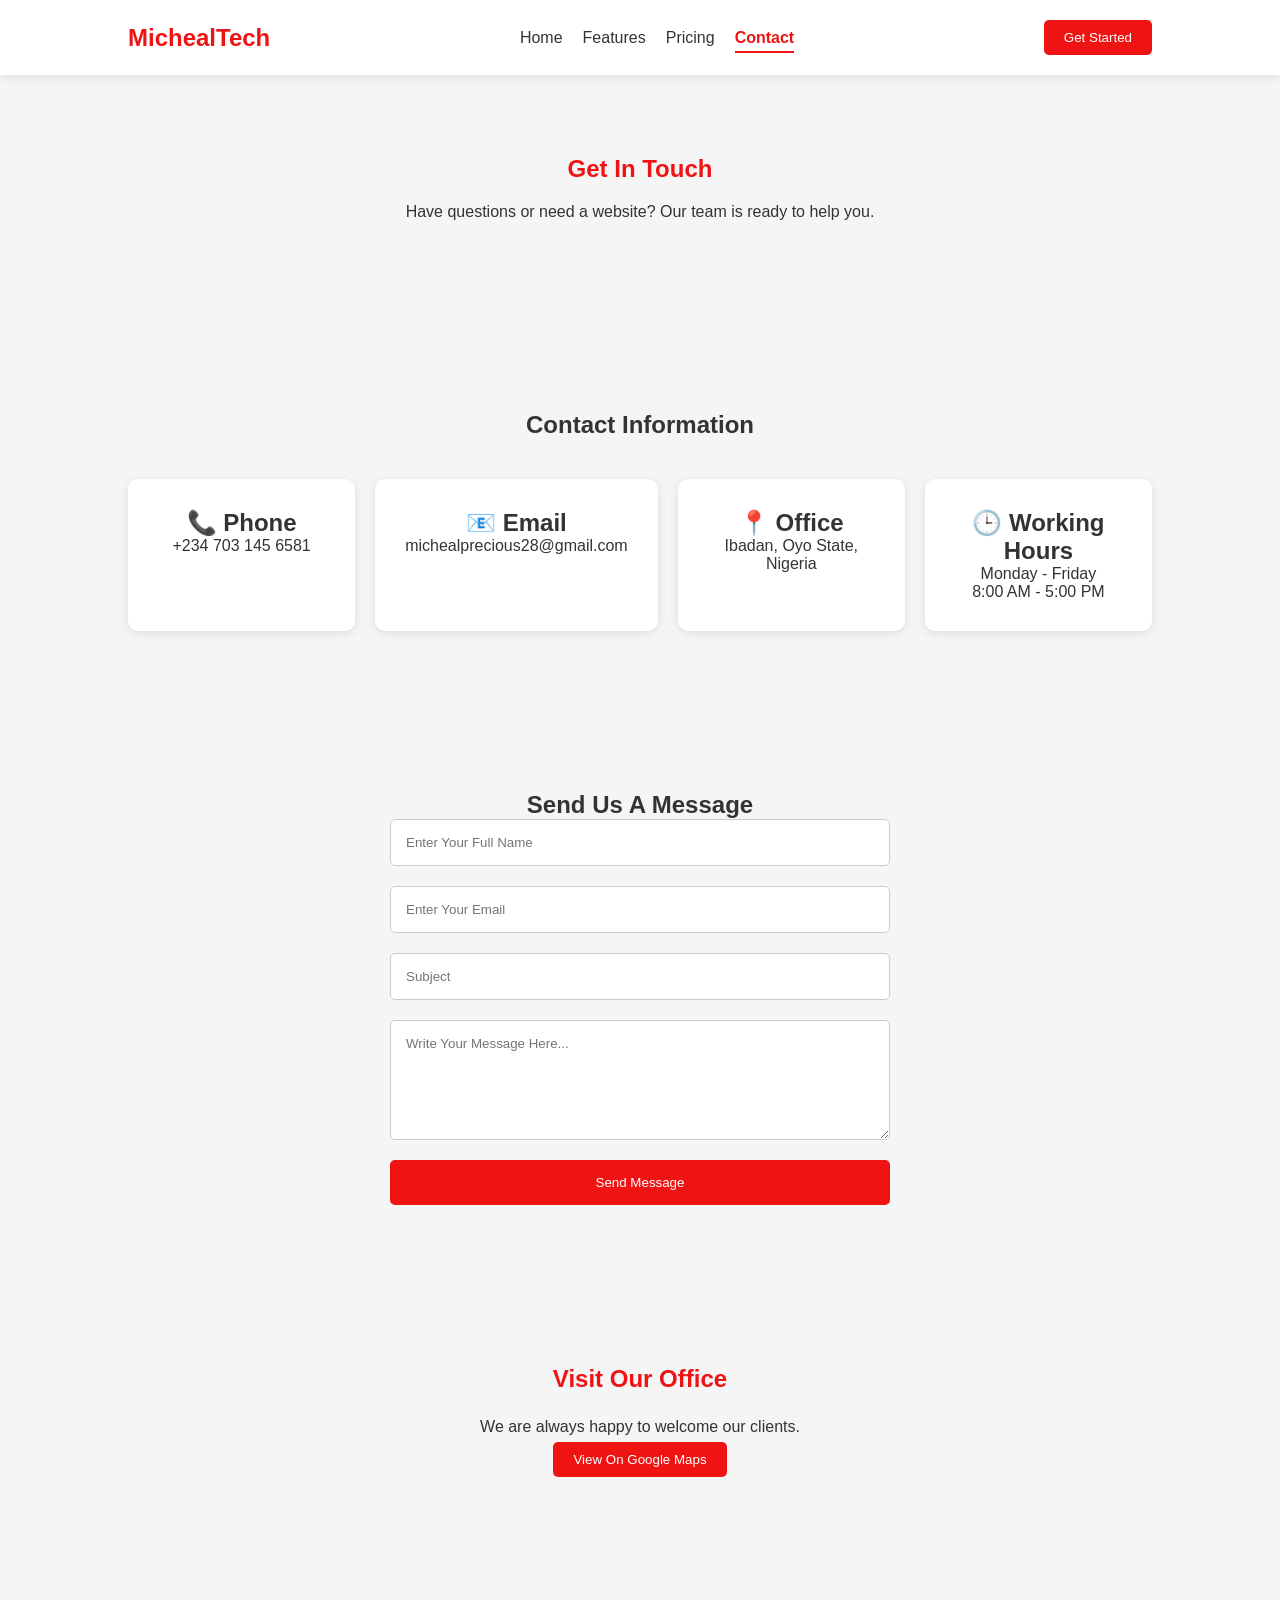
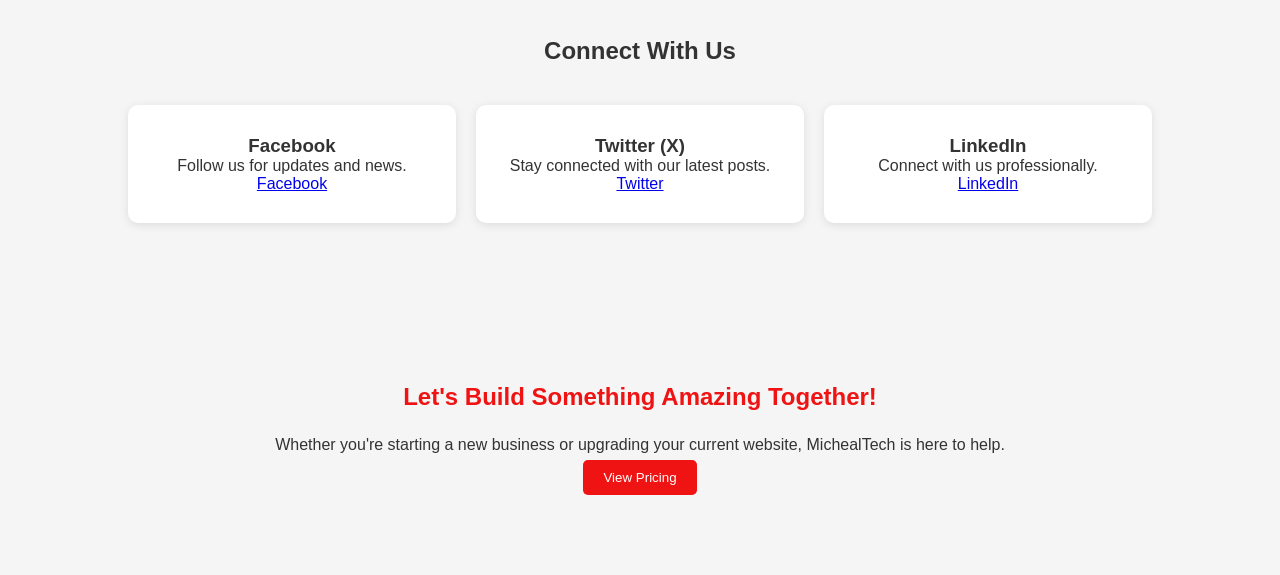
<file: contact.html>
<!DOCTYPE html>
<html lang="en">

<head>
    <meta charset="UTF-8">
    <meta name="viewport" content="width=device-width, initial-scale=1.0">
    <title>Contact Us | MichealTech</title>

    <link rel="stylesheet" href="style.css">
    <link rel="icon" href="./image/micheal0404.jpeg">
</head>

<body>

<!-- ================= NAVBAR ================= -->

<nav class="navbar">

    <h2 class="logo">MichealTech</h2>

    <ul class="nav-links">
        <li><a href="./index.html">Home</a></li>
        <li><a href="ourfeatures.html">Features</a></li>
        <li><a href="price.html">Pricing</a></li>
        <li><a href="contact.html" class="active">Contact</a></li>
    </ul>

    <a href="contact.html">
        <button class="nav-btn">Get Started</button>
    </a>

</nav>



<!-- ================= CONTACT HEADER ================= -->

<section class="contact">

<h1>Get In Touch</h1>

<p>

Have questions or need a website?
Our team is ready to help you.

</p>

</section>



<!-- ================= CONTACT INFORMATION ================= -->

<section class="features">

<h2>Contact Information</h2>

<div class="feature-grid">

<div class="feature-card">

<h2>📞 Phone</h2>

<p>

+234 703 145 6581

</p>

</div>

<div class="feature-card">

<h2>📧 Email</h2>

<p>

michealprecious28@gmail.com

</p>

</div>

<div class="feature-card">

<h2>📍 Office</h2>

<p>

Ibadan, Oyo State,
Nigeria

</p>

</div>

<div class="feature-card">

<h2>🕒 Working Hours</h2>

<p>

Monday - Friday<br>

8:00 AM - 5:00 PM

</p>

</div>

</div>

</section>



<!-- ================= CONTACT FORM ================= -->

<section class="contact">

<h2>Send Us A Message</h2>

<form>

<input
type="text"
placeholder="Enter Your Full Name"
required>

<input
type="email"
placeholder="Enter Your Email"
required>

<input
type="text"
placeholder="Subject">

<textarea
placeholder="Write Your Message Here..."
required>
</textarea>

<button type="submit">

Send Message

</button>

</form>

</section>



<!-- ================= LOCATION ================= -->

<section class="why-us">

<h2>Visit Our Office</h2>

<p>

We are always happy to welcome our clients.

</p>

<a href="https://maps.google.com" target="_blank">

<button class="nav-btn">

View On Google Maps

</button>

</a>

</section>



<!-- ================= SOCIAL MEDIA ================= -->

<section class="testimonials">

<h2>Connect With Us</h2>

<div class="testimonial-grid">

<div class="testimonial-card">

<h3>Facebook</h3>

<p>

Follow us for updates and news.

</p>

<a href="https://m.facebook.com/king.mike.33865/ "
target="_blank">

Facebook

</a>

</div>

<div class="testimonial-card">

<h3>Twitter (X)</h3>

<p>

Stay connected with our latest posts.

</p>

<a href="https://x.com/micheal_0404"
target="_blank">

Twitter

</a>

</div>

<div class="testimonial-card">

<h3>LinkedIn</h3>

<p>

Connect with us professionally.

</p>

<a href="https://www.linkedin.com/in/olaniregun-micheal-624637349"
target="_blank">

LinkedIn

</a>

</div>

</div>

</section>



<!-- ================= CALL TO ACTION ================= -->

<section class="why-us">

<h2>Let's Build Something Amazing Together!</h2>

<p>

Whether you're starting a new business
or upgrading your current website,
MichealTech is here to help.

</p>

<a href="price.html">

<button class="nav-btn">

View Pricing

</button>

</a>

</section>





</body>
</html>
</file>
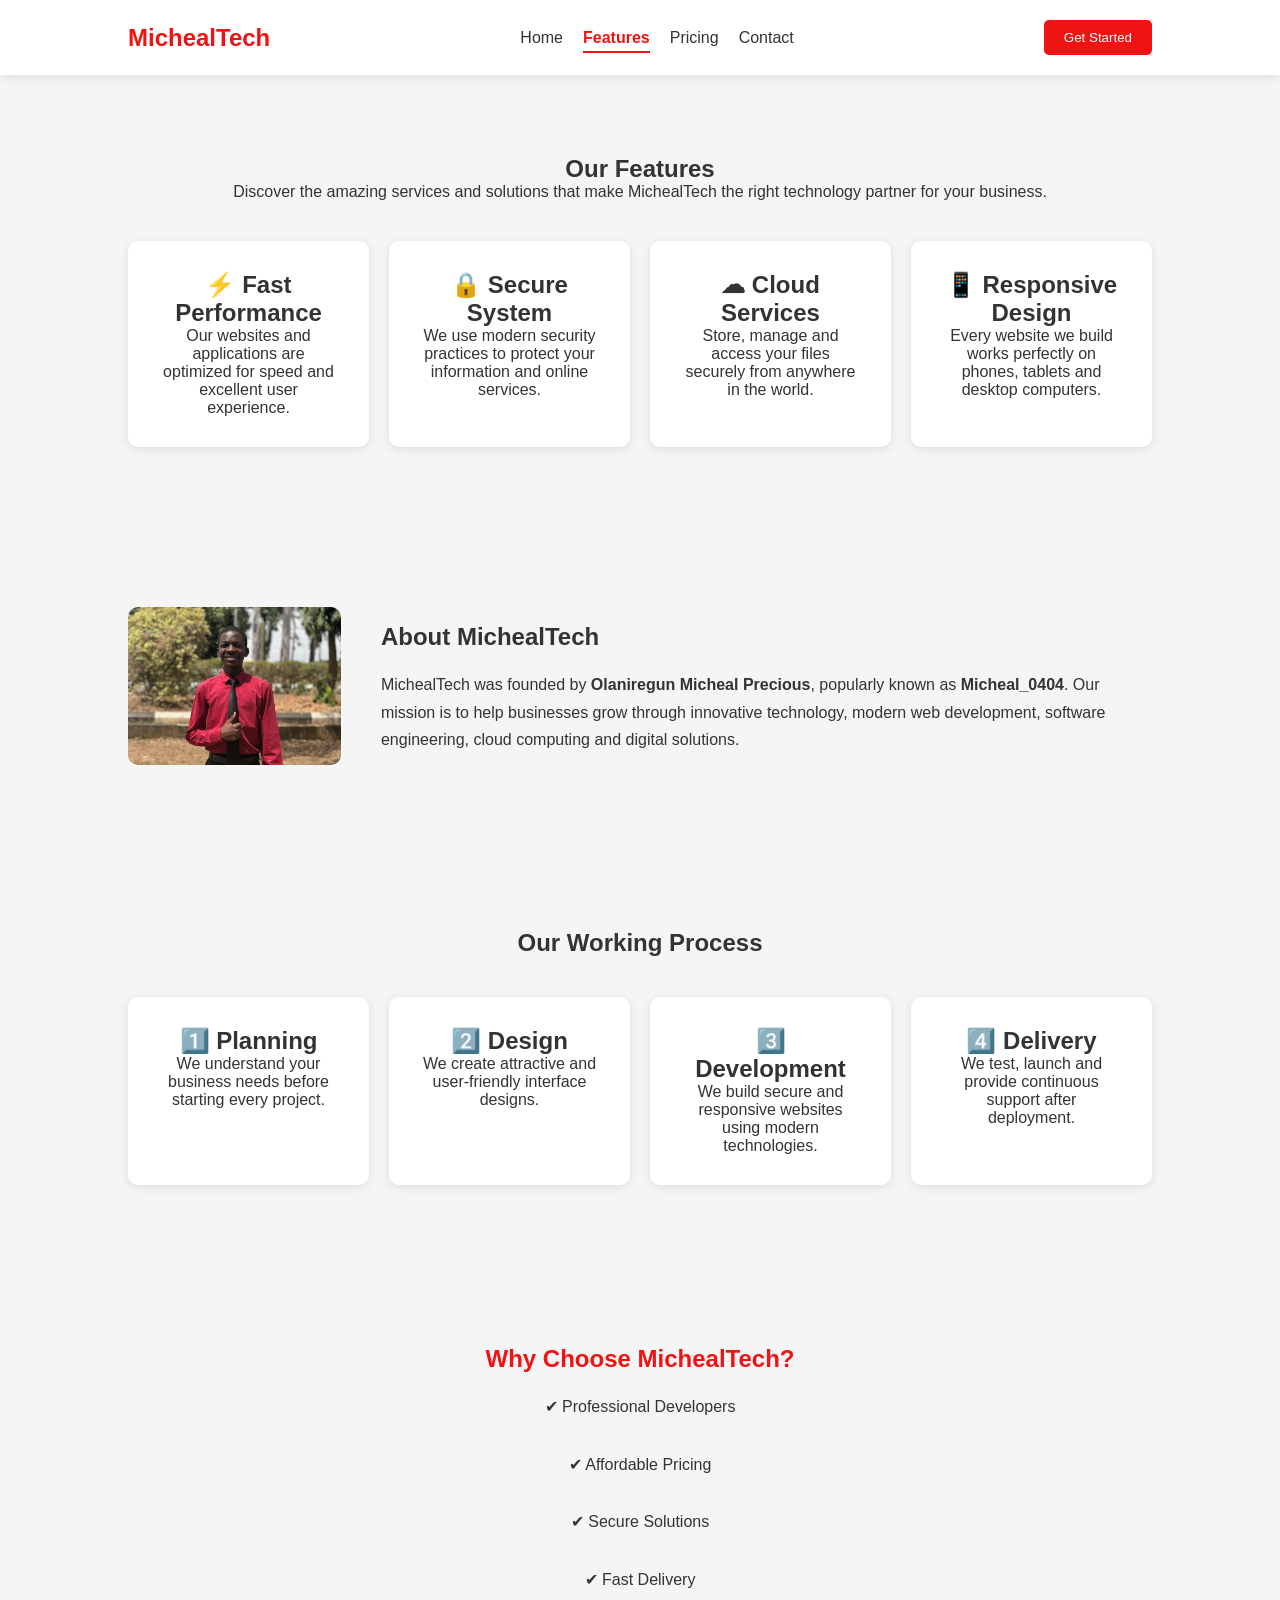
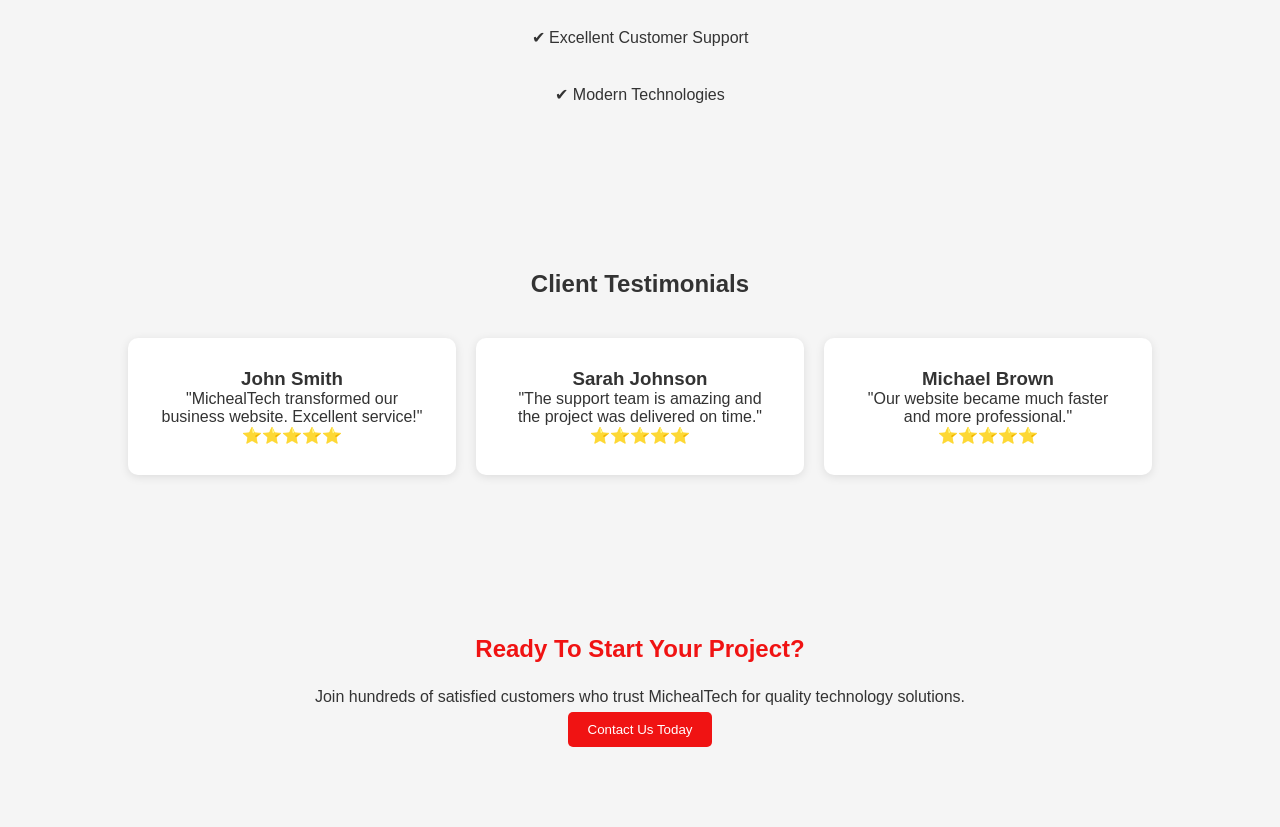
<file: ourfeatures.html>
<!DOCTYPE html>
<html lang="en">
<head>
    <meta charset="UTF-8">
    <meta name="viewport" content="width=device-width, initial-scale=1.0">
    <title>Our Features | MichealTech</title>

    <link rel="stylesheet" href="style.css">
    <link rel="icon" href="./image/micheal0404.jpeg">
</head>

<body>

<!-- ================= NAVBAR ================= -->

<nav class="navbar">

    <h2 class="logo">MichealTech</h2>

    <ul class="nav-links">
        <li><a href="./index.html">Home</a></li>
        <li><a href="ourfeatures.html" class="active">Features</a></li>
        <li><a href="price.html">Pricing</a></li>
        <li><a href="contact.html">Contact</a></li>
    </ul>

    <a href="contact.html">
        <button class="nav-btn">Get Started</button>
    </a>

</nav>


<!-- ================= PAGE TITLE ================= -->

<section class="features">

<h1>Our Features</h1>

<p>
Discover the amazing services and solutions that make MichealTech the right technology partner for your business.
</p>

<div class="feature-grid">

<div class="feature-card">

<h2>⚡ Fast Performance</h2>

<p>
Our websites and applications are optimized for speed and excellent user experience.
</p>

</div>


<div class="feature-card">

<h2>🔒 Secure System</h2>

<p>
We use modern security practices to protect your information and online services.
</p>

</div>


<div class="feature-card">

<h2>☁ Cloud Services</h2>

<p>
Store, manage and access your files securely from anywhere in the world.
</p>

</div>


<div class="feature-card">

<h2>📱 Responsive Design</h2>

<p>
Every website we build works perfectly on phones, tablets and desktop computers.
</p>

</div>

</div>

</section>


<!-- ================= ABOUT COMPANY ================= -->

<section class="about">

<div class="about-image">

<img src="./image/micheal0404.jpeg" alt="CEO">

</div>


<div class="about-text">

<h2>About MichealTech</h2>

<p>

MichealTech was founded by
<b>Olaniregun Micheal Precious</b>,
popularly known as
<b>Micheal_0404</b>.

Our mission is to help businesses
grow through innovative technology,
modern web development,
software engineering,
cloud computing
and digital solutions.

</p>

</div>

</section>


<!-- ================= OUR PROCESS ================= -->

<section class="features">

<h2>Our Working Process</h2>

<div class="feature-grid">

<div class="feature-card">

<h2>1️⃣ Planning</h2>

<p>
We understand your business needs before starting every project.
</p>

</div>

<div class="feature-card">

<h2>2️⃣ Design</h2>

<p>
We create attractive and user-friendly interface designs.
</p>

</div>

<div class="feature-card">

<h2>3️⃣ Development</h2>

<p>
We build secure and responsive websites using modern technologies.
</p>

</div>

<div class="feature-card">

<h2>4️⃣ Delivery</h2>

<p>
We test, launch and provide continuous support after deployment.
</p>

</div>

</div>

</section>


<!-- ================= WHY CHOOSE US ================= -->

<section class="why-us">

<h2>Why Choose MichealTech?</h2>

<p>

✔ Professional Developers<br><br>

✔ Affordable Pricing<br><br>

✔ Secure Solutions<br><br>

✔ Fast Delivery<br><br>

✔ Excellent Customer Support<br><br>

✔ Modern Technologies

</p>

</section>


<!-- ================= TESTIMONIALS ================= -->

<section class="testimonials">

<h2>Client Testimonials</h2>

<div class="testimonial-grid">

<div class="testimonial-card">

<h3>John Smith</h3>

<p>

"MichealTech transformed our business website.
Excellent service!"

</p>

<p>⭐⭐⭐⭐⭐</p>

</div>

<div class="testimonial-card">

<h3>Sarah Johnson</h3>

<p>

"The support team is amazing and the project
was delivered on time."

</p>

<p>⭐⭐⭐⭐⭐</p>

</div>

<div class="testimonial-card">

<h3>Michael Brown</h3>

<p>

"Our website became much faster and
more professional."

</p>

<p>⭐⭐⭐⭐⭐</p>

</div>

</div>

</section>


<!-- ================= CALL TO ACTION ================= -->

<section class="why-us">

<h2>Ready To Start Your Project?</h2>

<p>

Join hundreds of satisfied customers
who trust MichealTech for quality technology solutions.

</p>

<a href="contact.html">
<button class="nav-btn">
Contact Us Today
</button>
</a>

</section>




</body>
</html>
</file>
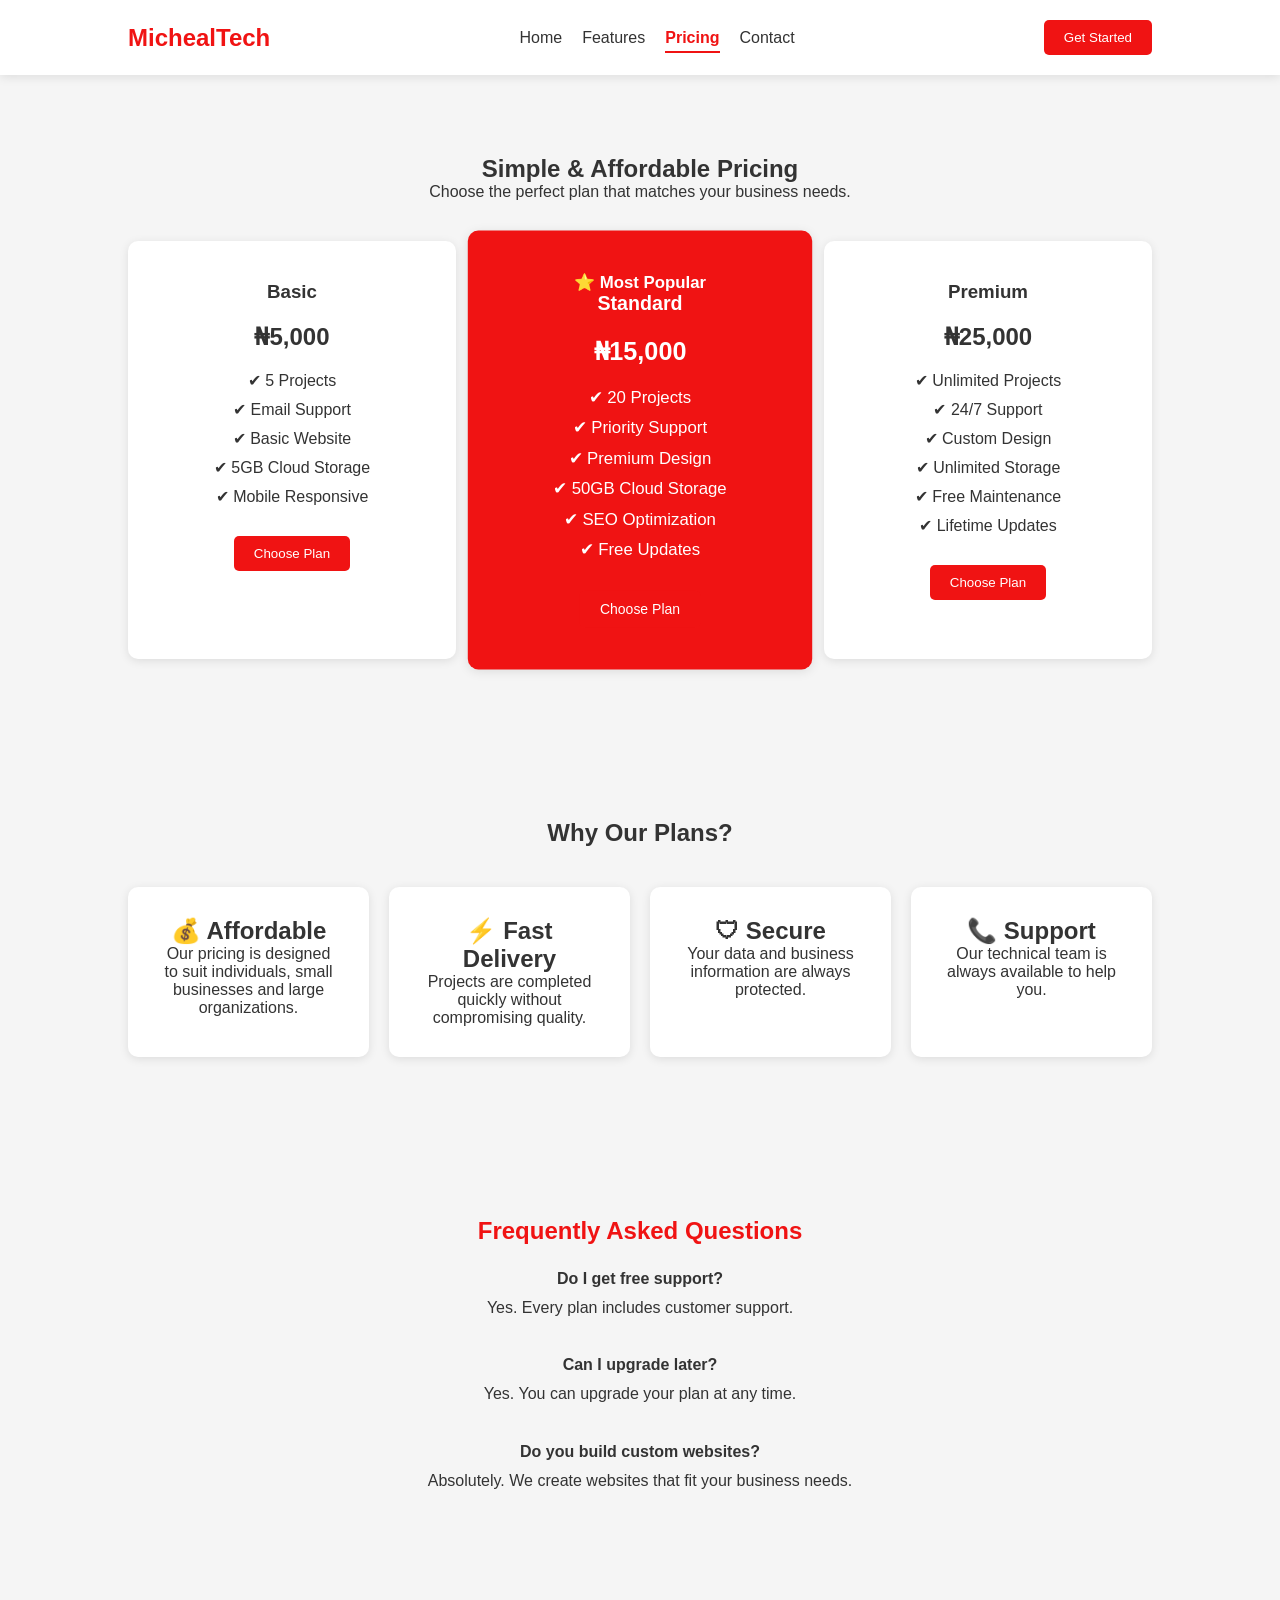
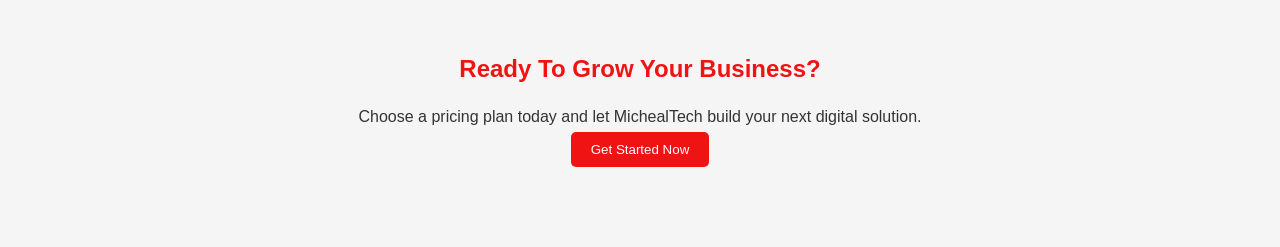
<file: price.html>
<!DOCTYPE html>
<html lang="en">

<head>
    <meta charset="UTF-8">
    <meta name="viewport" content="width=device-width, initial-scale=1.0">
    <title>Pricing | MichealTech</title>

    <link rel="stylesheet" href="style.css">
    <link rel="icon" href="./image/micheal0404.jpeg">
</head>

<body>

<!-- ================= NAVBAR ================= -->

<nav class="navbar">

    <h2 class="logo">MichealTech</h2>

    <ul class="nav-links">
        <li><a href="./index.html">Home</a></li>
        <li><a href="ourfeatures.html">Features</a></li>
        <li><a href="price.html" class="active">Pricing</a></li>
        <li><a href="contact.html">Contact</a></li>
    </ul>

    <a href="contact.html">
        <button class="nav-btn">Get Started</button>
    </a>

</nav>



<!-- ================= PAGE TITLE ================= -->

<section class="pricing">

<h1>Simple & Affordable Pricing</h1>

<p>

Choose the perfect plan that matches your business needs.

</p>



<div class="pricing-grid">

<!-- BASIC -->

<div class="price-card">

<h3>Basic</h3>

<h1>₦5,000</h1>

<p>✔ 5 Projects</p>

<p>✔ Email Support</p>

<p>✔ Basic Website</p>

<p>✔ 5GB Cloud Storage</p>

<p>✔ Mobile Responsive</p>

<button>Choose Plan</button>

</div>



<!-- STANDARD -->

<div class="price-card popular">

<h4>⭐ Most Popular</h4>

<h3>Standard</h3>

<h1>₦15,000</h1>

<p>✔ 20 Projects</p>

<p>✔ Priority Support</p>

<p>✔ Premium Design</p>

<p>✔ 50GB Cloud Storage</p>

<p>✔ SEO Optimization</p>

<p>✔ Free Updates</p>

<button>Choose Plan</button>

</div>



<!-- PREMIUM -->

<div class="price-card">

<h3>Premium</h3>

<h1>₦25,000</h1>

<p>✔ Unlimited Projects</p>

<p>✔ 24/7 Support</p>

<p>✔ Custom Design</p>

<p>✔ Unlimited Storage</p>

<p>✔ Free Maintenance</p>

<p>✔ Lifetime Updates</p>

<button>Choose Plan</button>

</div>

</div>

</section>



<!-- ================= PLAN COMPARISON ================= -->

<section class="features">

<h2>Why Our Plans?</h2>

<div class="feature-grid">

<div class="feature-card">

<h2>💰 Affordable</h2>

<p>

Our pricing is designed to suit individuals,
small businesses and large organizations.

</p>

</div>



<div class="feature-card">

<h2>⚡ Fast Delivery</h2>

<p>

Projects are completed quickly
without compromising quality.

</p>

</div>



<div class="feature-card">

<h2>🛡 Secure</h2>

<p>

Your data and business information
are always protected.

</p>

</div>



<div class="feature-card">

<h2>📞 Support</h2>

<p>

Our technical team is always
available to help you.

</p>

</div>

</div>

</section>



<!-- ================= FAQ ================= -->

<section class="why-us">

<h2>Frequently Asked Questions</h2>

<p>

<b>Do I get free support?</b><br>
Yes. Every plan includes customer support.<br><br>

<b>Can I upgrade later?</b><br>
Yes. You can upgrade your plan at any time.<br><br>

<b>Do you build custom websites?</b><br>
Absolutely. We create websites that fit your business needs.

</p>

</section>



<!-- ================= CALL TO ACTION ================= -->

<section class="why-us">

<h2>Ready To Grow Your Business?</h2>

<p>

Choose a pricing plan today
and let MichealTech build
your next digital solution.

</p>

<a href="contact.html">
<button class="nav-btn">

Get Started Now

</button>
</a>

</section>





</body>
</html>
</file>
<file: style.css>
* {
  margin: 0;
  padding: 0;
  box-sizing: border-box;
  font-family: Arial, sans-serif;
}

body {
  background: #f5f5f5;
  color: #333;
}

/* Navbar */
.navbar {
  display: flex;
  justify-content: space-between;
  align-items: center;
  padding: 20px 10%;
  background: white;
  box-shadow: 0 2px 10px rgba(0,0,0,0.1);
}

.logo {
  color: #f01313;
}

.nav-links {
  display: flex;
  list-style: none;
  gap: 20px;
}

.nav-links a {
  text-decoration: none;
  color: #333;
  transition: 0.3s;
}

.nav-links a:hover {
  color: #f01313;
}

.nav-btn {
  padding: 10px 20px;
  border: none;
  background: #f01313;
  color: white;
  border-radius: 5px;
  cursor: pointer;
  transition: 0.3s;
}

.nav-btn:hover {
  background: #f01313;
}

/* Hero */
.hero {
  display: flex;
  justify-content: space-between;
  align-items: center;
  padding: 80px 10%;
  gap: 40px;
}

.hero-text {
  flex: 1;
}

.hero-text h1 {
  font-size: 50px;
  margin-bottom: 20px;
}

.hero-text p {
  margin-bottom: 20px;
  line-height: 1.7;
}

.hero-buttons button {
  padding: 12px 25px;
  border: none;
  border-radius: 5px;
  margin-right: 10px;
  cursor: pointer;
  background: #f01313;
  color: white;
  transition: 0.3s;
}

.hero-buttons button:hover {
  background: #f01313;
}

.learn-btn {
  background: #333 !important;
}

.hero-image img {
  width: 100%;
  max-width: 500px;
  border-radius: 10px;
}

/* Features */
.features {
  padding: 80px 10%;
  text-align: center;
}

.feature-grid {
  display: grid;
  grid-template-columns: repeat(4, 1fr);
  gap: 20px;
  margin-top: 40px;
}

.feature-card {
  background: white;
  padding: 30px;
  border-radius: 10px;
  box-shadow: 0 2px 10px rgba(0,0,0,0.1);
  transition: 0.3s;
}

.feature-card:hover {
  transform: translateY(-5px);
}

/* About */
.about {
  display: flex;
  align-items: center;
  gap: 40px;
  padding: 80px 10%;
}

.about-image img {
  width: 100%;
  max-width: 500px;
  border-radius: 10px;
 }

.about-text p {
  margin-top: 20px;
  line-height: 1.7;
}

/* Pricing */
.pricing {
  padding: 80px 10%;
  text-align: center;
}

.pricing-grid {
  display: grid;
  grid-template-columns: repeat(3, 1fr);
  gap: 20px;
  margin-top: 40px;
}

.price-card {
  background: white;
  padding: 40px;
  border-radius: 10px;
  box-shadow: 0 2px 10px rgba(0,0,0,0.1);
}

.price-card h1 {
  margin: 20px 0;
}

.price-card p {
  margin: 10px 0;
}

.price-card button {
  margin-top: 20px;
  padding: 10px 20px;
  border: none;
  background: #f01313;
  color: white;
  border-radius: 5px;
  cursor: pointer;
}

.popular {
  background: #f01313;
  color: white;
  transform: scale(1.05);
}

/* Testimonials */
.testimonials {
  padding: 80px 10%;
  text-align: center;
}

.testimonial-grid {
  display: grid;
  grid-template-columns: repeat(3, 1fr);
  gap: 20px;
  margin-top: 40px;
}

.testimonial-card {
  background: white;
  padding: 30px;
  border-radius: 10px;
  box-shadow: 0 2px 10px rgba(0,0,0,0.1);
}

/* Contact */
.contact {
  padding: 80px 10%;
  text-align: center;
}

form {
  display: flex;
  flex-direction: column;
  gap: 20px;
  max-width: 500px;
  margin: auto;
}

input,
textarea {
  padding: 15px;
  border: 1px solid #ccc;
  border-radius: 5px;
}

textarea {
  height: 120px;
}

form button {
  padding: 15px;
  border: none;
  background: #f01313;
  color: white;
  border-radius: 5px;
  cursor: pointer;
}

/* Footer */
footer {
  
  color: #f01313;
  text-align: center;
  padding: 30px;
}

.social-links {
  margin-top: 10px;
}

.social-links a {
  text-decoration: none;
  color: #f01313;
  transition: 0.3s;
  text-shadow: #f01313; 
}



/* Responsive Design */
@media (max-width: 768px) {

  .navbar {
    flex-direction: column;
    gap: 20px;
  }

  .hero {
    flex-direction: column;
    text-align: center;
  }

  .about {
    flex-direction: column;
    text-align: center;
  }

  .feature-grid,
  .pricing-grid,
  .testimonial-grid {
    grid-template-columns: 1fr;
  }

  .hero-text h1 {
    font-size: 35px;
  }
}

/* ================= ACTIVE NAVIGATION ================= */

.nav-links a.active {
    color: #f01313;
    font-weight: bold;
    border-bottom: 2px solid #f01313;
    padding-bottom: 5px;
}

/* ================= STATS SECTION ================= */

.stats {
    display: grid;
    grid-template-columns: repeat(4,1fr);
    gap: 20px;
    padding: 60px 10%;
    text-align: center;
}

.stat-box {
    background: white;
    padding: 30px;
    border-radius: 10px;
    box-shadow: 0 2px 10px rgba(0,0,0,.1);
    transition: .3s;
}

.stat-box:hover {
    transform: translateY(-8px);
}

.stat-box h2 {
    color: #f01313;
    font-size: 35px;
}

.stat-box p {
    margin-top: 10px;
}

/* ================= WHY US SECTION ================= */

.why-us {
    padding: 80px 10%;
    text-align: center;
}

.why-us h2 {
    margin-bottom: 20px;
    color: #f01313;
}

.why-us p {
    max-width: 800px;
    margin: auto;
    line-height: 1.8;
}

/* ================= CONTACT PAGE ================= */

.contact h1 {
    margin-bottom: 20px;
    color: #f01313;
}

.contact p {
    margin-bottom: 30px;
}

.contact input,
.contact textarea {
    width: 100%;
}

.contact button:hover {
    background: #b80f0f;
}

/* ================= CARD HOVER EFFECT ================= */

.feature-card,
.price-card,
.testimonial-card {
    transition: .4s;
}

.feature-card:hover,
.price-card:hover,
.testimonial-card:hover {
    transform: translateY(-8px);
    box-shadow: 0 10px 20px rgba(0,0,0,.2);
}

/* ================= BUTTON HOVER ================= */

.hero-buttons button:hover,
.nav-btn:hover,
.price-card button:hover,
form button:hover {
    transform: scale(1.05);
}

/* ================= FOOTER ================= */

footer {
    background: #f01313;
    color: white;
    text-align: center;
    padding: 30px;
}

footer p {
    margin-bottom: 15px;
}

.social-links a {
    color: white;
    text-decoration: none;
    margin: 0 10px;
    transition: .3s;
}

.social-links a:hover {
    color: #f01313;
}

/* ================= RESPONSIVE ================= */

@media (max-width:768px){

    .stats{
        grid-template-columns:1fr;
    }

    .navbar{
        flex-direction:column;
    }

    .hero{
        flex-direction:column;
        text-align:center;
    }

    .about{
        flex-direction:column;
        text-align:center;
    }

    .feature-grid,
    .pricing-grid,
    .testimonial-grid{
        grid-template-columns:1fr;
    }
}
</file>
